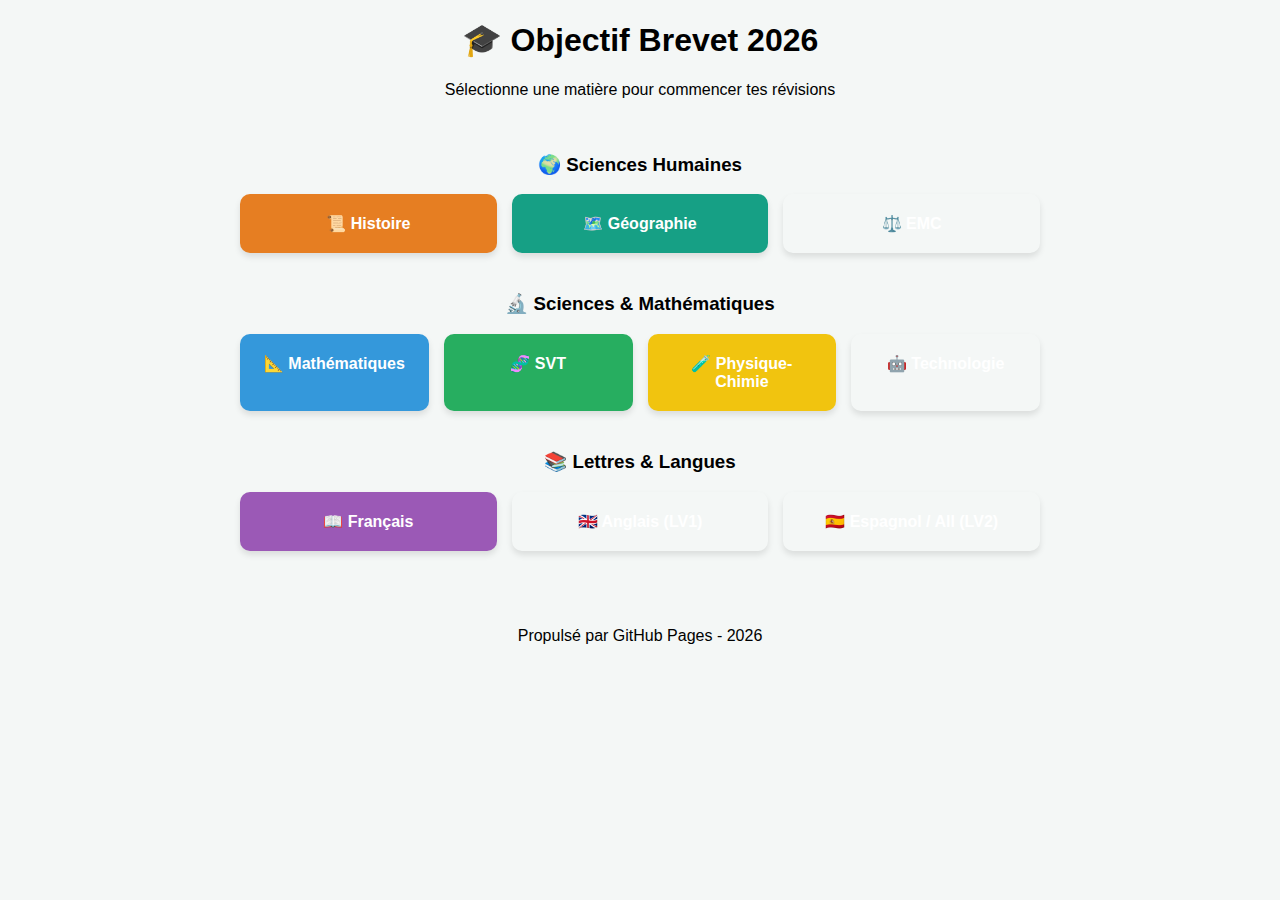
<file: index.html>
<!DOCTYPE html>
<html lang="fr">
<head>
    <meta charset="UTF-8">
    <meta name="viewport" content="width=device-width, initial-scale=1.0">
    <title>Objectif Brevet 2026 | Accueil</title>
    <link rel="stylesheet" href="style.css">
</head>
<body>

    <header>
        <h1>🎓 Objectif Brevet 2026</h1>
        <p>Sélectionne une matière pour commencer tes révisions</p>
    </header>

    <div class="container">
        <section class="pole">
            <h3>🌍 Sciences Humaines</h3>
            <div class="grid-boutons">
                <a href="histoire/index.html" class="btn btn-histoire">📜 Histoire</a>
                <a href="geographie/index.html" class="btn btn-geo">🗺️ Géographie</a>
                <a href="emc/index.html" class="btn btn-emc">⚖️ EMC</a>
            </div>
        </section>

        <section class="pole">
            <h3>🔬 Sciences & Mathématiques</h3>
            <div class="grid-boutons">
                <a href="maths/index.html" class="btn btn-maths">📐 Mathématiques</a>
                <a href="svt/index.html" class="btn btn-svt">🧬 SVT</a>
                <a href="physique/index.html" class="btn btn-physique">🧪 Physique-Chimie</a>
                <a href="techno/index.html" class="btn btn-techno">🤖 Technologie</a>
            </div>
        </section>

        <section class="pole">
            <h3>📚 Lettres & Langues</h3>
            <div class="grid-boutons">
                <a href="francais/index.html" class="btn btn-francais">📖 Français</a>
                <a href="anglais/index.html" class="btn btn-lv1">🇬🇧 Anglais (LV1)</a>
                <a href="espagnol/index.html" class="btn btn-lv2">🇪🇸 Espagnol / All (LV2)</a>
            </div>
        </section>
    </div>

    <footer>
        <p>Propulsé par GitHub Pages - 2026</p>
    </footer>

</body>
</html>
</file>
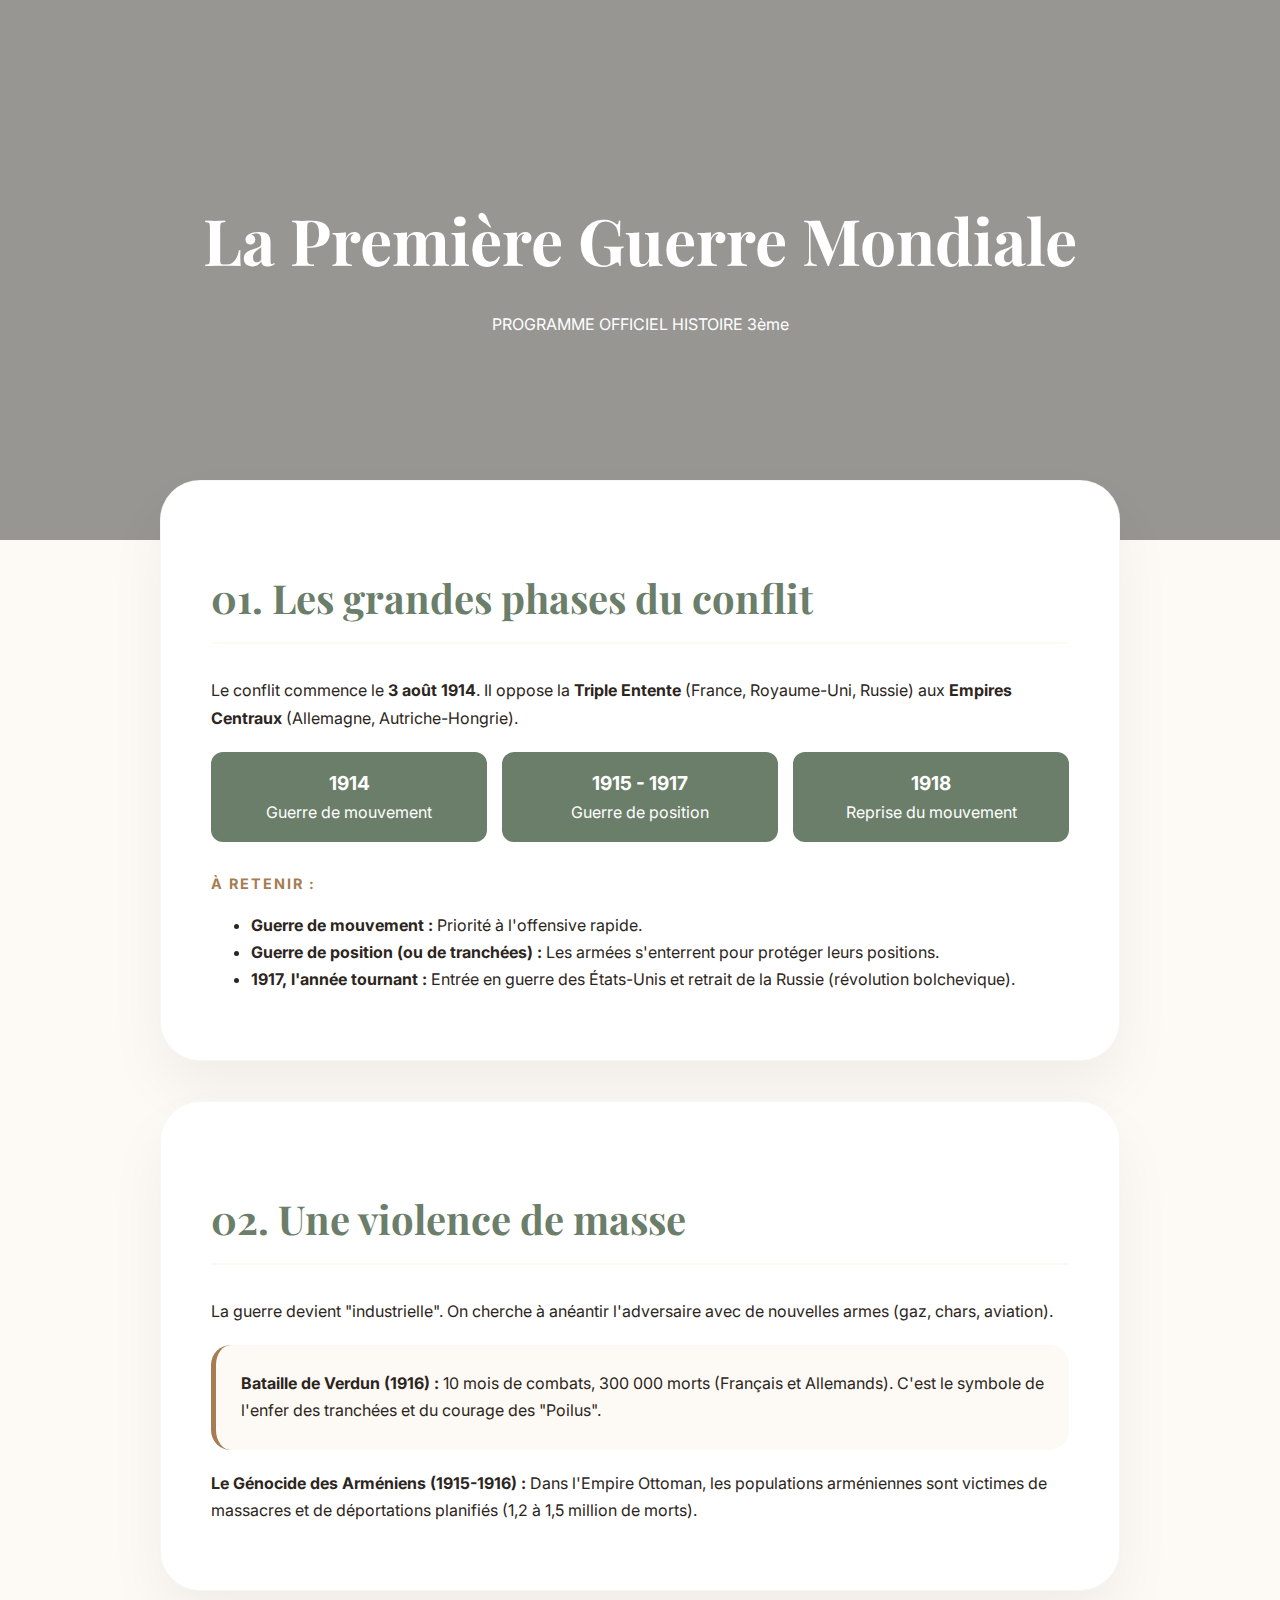
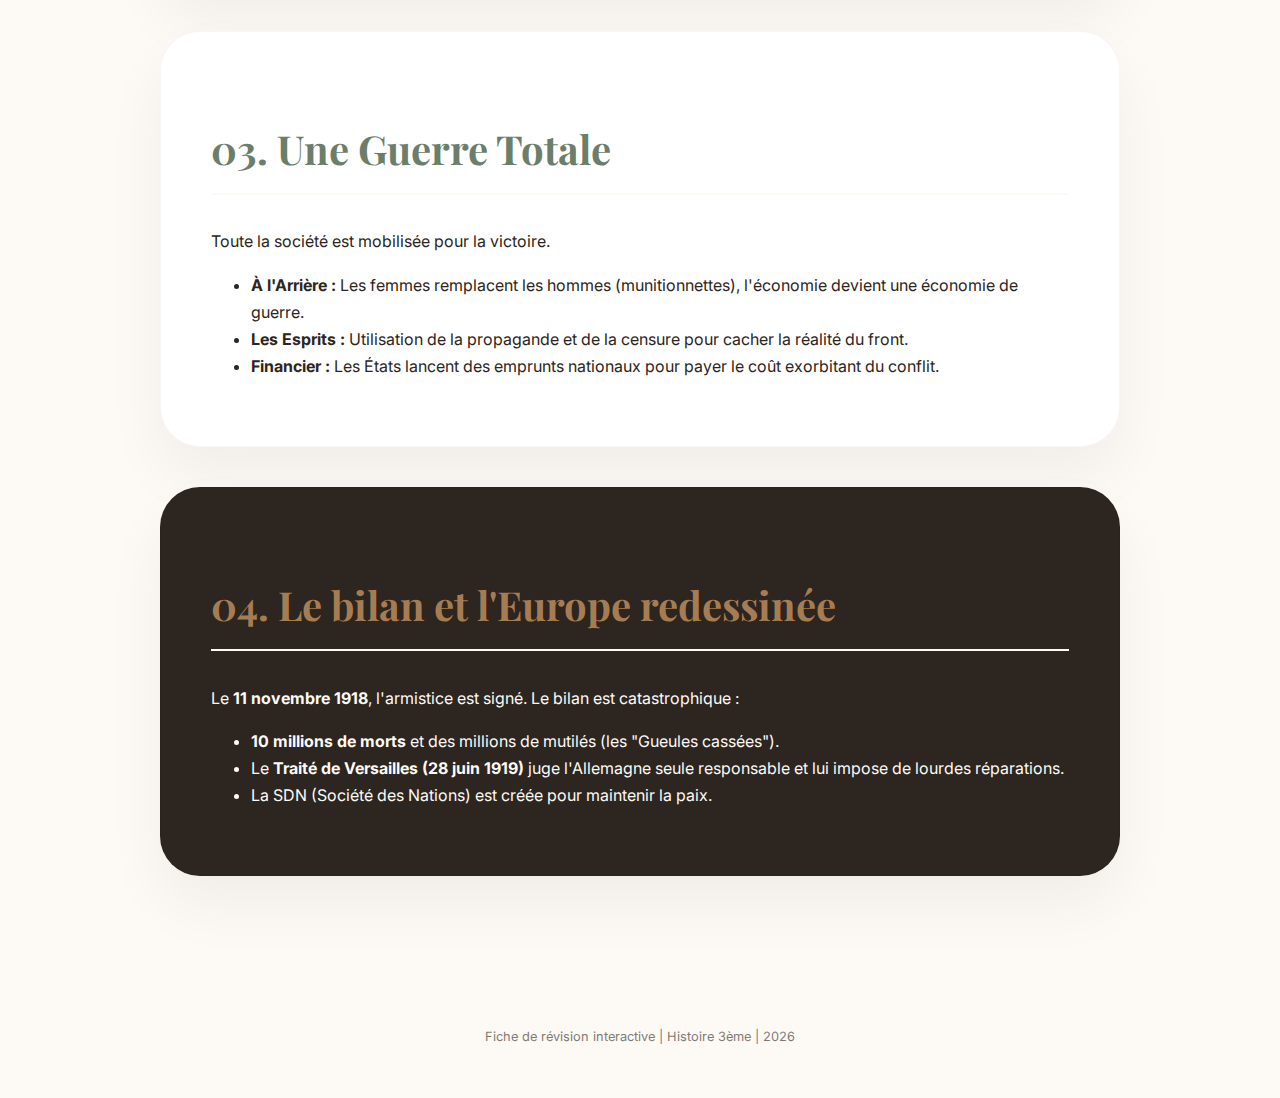
<file: histoire/histoire/chapitre1.html>
<!DOCTYPE html>
<html lang="fr">
<head>
    <meta charset="UTF-8">
    <meta name="viewport" content="width=device-width, initial-scale=1.0">
    <title>Cours 3ème | La Grande Guerre</title>
    <link href="https://fonts.googleapis.com/css2?family=Playfair+Display:ital,wght@0,700;1,400&family=Inter:wght@300;400;600&display=swap" rel="stylesheet">
    <style>
        :root {
            --earth: #2c2520;
            --sage: #6b7e6a;
            --clay: #a67c52;
            --sand: #fdfaf5;
            --white: #ffffff;
        }

        * { box-sizing: border-box; scroll-behavior: smooth; }
        body { margin: 0; font-family: 'Inter', sans-serif; background-color: var(--sand); color: var(--earth); line-height: 1.7; }

        /* HEADER */
        header {
            height: 60vh;
            background: linear-gradient(rgba(0,0,0,0.4), rgba(0,0,0,0.4)), url('https://images.unsplash.com/photo-1444491741275-3747c53c99b4?q=80&w=1500&auto=format&fit=crop');
            background-size: cover; background-position: center;
            display: flex; flex-direction: column; align-items: center; justify-content: center; color: white; text-align: center;
        }

        /* LAYOUT */
        .container { max-width: 1000px; margin: -60px auto 100px; padding: 0 20px; }
        
        .lesson-card {
            background: var(--white);
            padding: 50px;
            border-radius: 40px;
            box-shadow: 0 30px 60px rgba(0,0,0,0.05);
            margin-bottom: 40px;
            border: 1px solid rgba(0,0,0,0.03);
        }

        h1 { font-family: 'Playfair Display', serif; font-size: 4rem; margin: 0; }
        h2 { font-family: 'Playfair Display', serif; font-size: 2.5rem; color: var(--sage); border-bottom: 2px solid var(--sand); padding-bottom: 10px; }
        h3 { color: var(--clay); text-transform: uppercase; font-size: 0.9rem; letter-spacing: 2px; margin-top: 30px; }

        .highlight-box {
            background: var(--sand);
            padding: 25px;
            border-radius: 20px;
            border-left: 5px solid var(--clay);
            margin: 20px 0;
        }

        .grid-dates {
            display: grid;
            grid-template-columns: repeat(auto-fit, minmax(200px, 1fr));
            gap: 15px;
            margin: 20px 0;
        }

        .date-item { background: var(--sage); color: white; padding: 15px; border-radius: 12px; text-align: center; }
        .date-item b { display: block; font-size: 1.2rem; }

        footer { text-align: center; padding: 50px; opacity: 0.6; font-size: 0.8rem; }
    </style>
</head>
<body>

<header>
    <h1>La Première Guerre Mondiale</h1>
    <p>PROGRAMME OFFICIEL HISTOIRE 3ème</p>
</header>

<div class="container">
    
    <div class="lesson-card">
        <h2>01. Les grandes phases du conflit</h2>
        <p>Le conflit commence le <b>3 août 1914</b>. Il oppose la <b>Triple Entente</b> (France, Royaume-Uni, Russie) aux <b>Empires Centraux</b> (Allemagne, Autriche-Hongrie).</p>
        
        <div class="grid-dates">
            <div class="date-item"><b>1914</b> Guerre de mouvement</div>
            <div class="date-item"><b>1915 - 1917</b> Guerre de position</div>
            <div class="date-item"><b>1918</b> Reprise du mouvement</div>
        </div>

        <h3>À retenir :</h3>
        <ul>
            <li><b>Guerre de mouvement :</b> Priorité à l'offensive rapide.</li>
            <li><b>Guerre de position (ou de tranchées) :</b> Les armées s'enterrent pour protéger leurs positions.</li>
            <li><b>1917, l'année tournant :</b> Entrée en guerre des États-Unis et retrait de la Russie (révolution bolchevique).</li>
        </ul>
    </div>

    <div class="lesson-card">
        <h2>02. Une violence de masse</h2>
        <p>La guerre devient "industrielle". On cherche à anéantir l'adversaire avec de nouvelles armes (gaz, chars, aviation).</p>
        
        <div class="highlight-box">
            <strong>Bataille de Verdun (1916) :</strong> 10 mois de combats, 300 000 morts (Français et Allemands). C'est le symbole de l'enfer des tranchées et du courage des "Poilus".
        </div>

        <p><strong>Le Génocide des Arméniens (1915-1916) :</strong> Dans l'Empire Ottoman, les populations arméniennes sont victimes de massacres et de déportations planifiés (1,2 à 1,5 million de morts).</p>
    </div>

    <div class="lesson-card">
        <h2>03. Une Guerre Totale</h2>
        <p>Toute la société est mobilisée pour la victoire.</p>
        <ul>
            <li><b>À l'Arrière :</b> Les femmes remplacent les hommes (munitionnettes), l'économie devient une économie de guerre.</li>
            <li><b>Les Esprits :</b> Utilisation de la propagande et de la censure pour cacher la réalité du front.</li>
            <li><b>Financier :</b> Les États lancent des emprunts nationaux pour payer le coût exorbitant du conflit.</li>
        </ul>
    </div>

    <div class="lesson-card" style="background: var(--earth); color: var(--sand);">
        <h2 style="color: var(--clay);">04. Le bilan et l'Europe redessinée</h2>
        <p>Le <b>11 novembre 1918</b>, l'armistice est signé. Le bilan est catastrophique :</p>
        <ul>
            <li><b>10 millions de morts</b> et des millions de mutilés (les "Gueules cassées").</li>
            <li>Le <b>Traité de Versailles (28 juin 1919)</b> juge l'Allemagne seule responsable et lui impose de lourdes réparations.</li>
            <li>La SDN (Société des Nations) est créée pour maintenir la paix.</li>
        </ul>
    </div>

</div>

<footer>
    Fiche de révision interactive | Histoire 3ème | 2026
</footer>

</body>
</html>
</file>
<file: style.css>
/* Style général */
body { font-family: 'Segoe UI', sans-serif; text-align: center; background-color: #f4f7f6; }
.container { max-width: 800px; margin: 0 auto; padding: 20px; }
.pole { margin-bottom: 40px; }

/* Grille des boutons */
.grid-boutons {
    display: grid;
    grid-template-columns: repeat(auto-fit, minmax(150px, 1fr));
    gap: 15px;
    margin-top: 10px;
}

/* Style des boutons */
.btn {
    display: block;
    padding: 20px;
    text-decoration: none;
    color: white;
    font-weight: bold;
    border-radius: 10px;
    transition: transform 0.2s, box-shadow 0.2s;
    box-shadow: 0 4px 6px rgba(0,0,0,0.1);
}

.btn:hover { transform: translateY(-5px); box-shadow: 0 6px 12px rgba(0,0,0,0.2); }

/* Couleurs par matière */
.btn-histoire { background-color: #e67e22; } /* Orange */
.btn-maths { background-color: #3498db; }    /* Bleu */
.btn-francais { background-color: #9b59b6; } /* Violet */
.btn-svt { background-color: #27ae60; }      /* Vert */
.btn-physique { background-color: #f1c40f; } /* Jaune */
.btn-geo { background-color: #16a085; }      /* Turquoise */

/* Cartes des Thèmes */
.theme-card {
    background: white;
    border-radius: 15px;
    overflow: hidden;
    margin-bottom: 30px;
    display: flex;
    flex-direction: column;
    box-shadow: 0 4px 15px rgba(0,0,0,0.1);
    text-align: left;
}

.theme-img {
    width: 100%;
    height: 200px;
    object-fit: cover; /* Pour que l'image ne soit pas déformée */
}

.theme-content {
    padding: 20px;
}

.theme-content h2 {
    margin-top: 0;
    color: #e67e22; /* Couleur orange Histoire */
}

.nav-back {
    text-decoration: none;
    color: #666;
    font-weight: bold;
    display: inline-block;
    margin-bottom: 10px;
}

/* Version Desktop : Image à gauche, texte à droite */
@media (min-width: 600px) {
    .theme-card { flex-direction: row; }
    .theme-img { width: 30%; height: auto; }
    .theme-content { width: 70%; }
}
</file>
